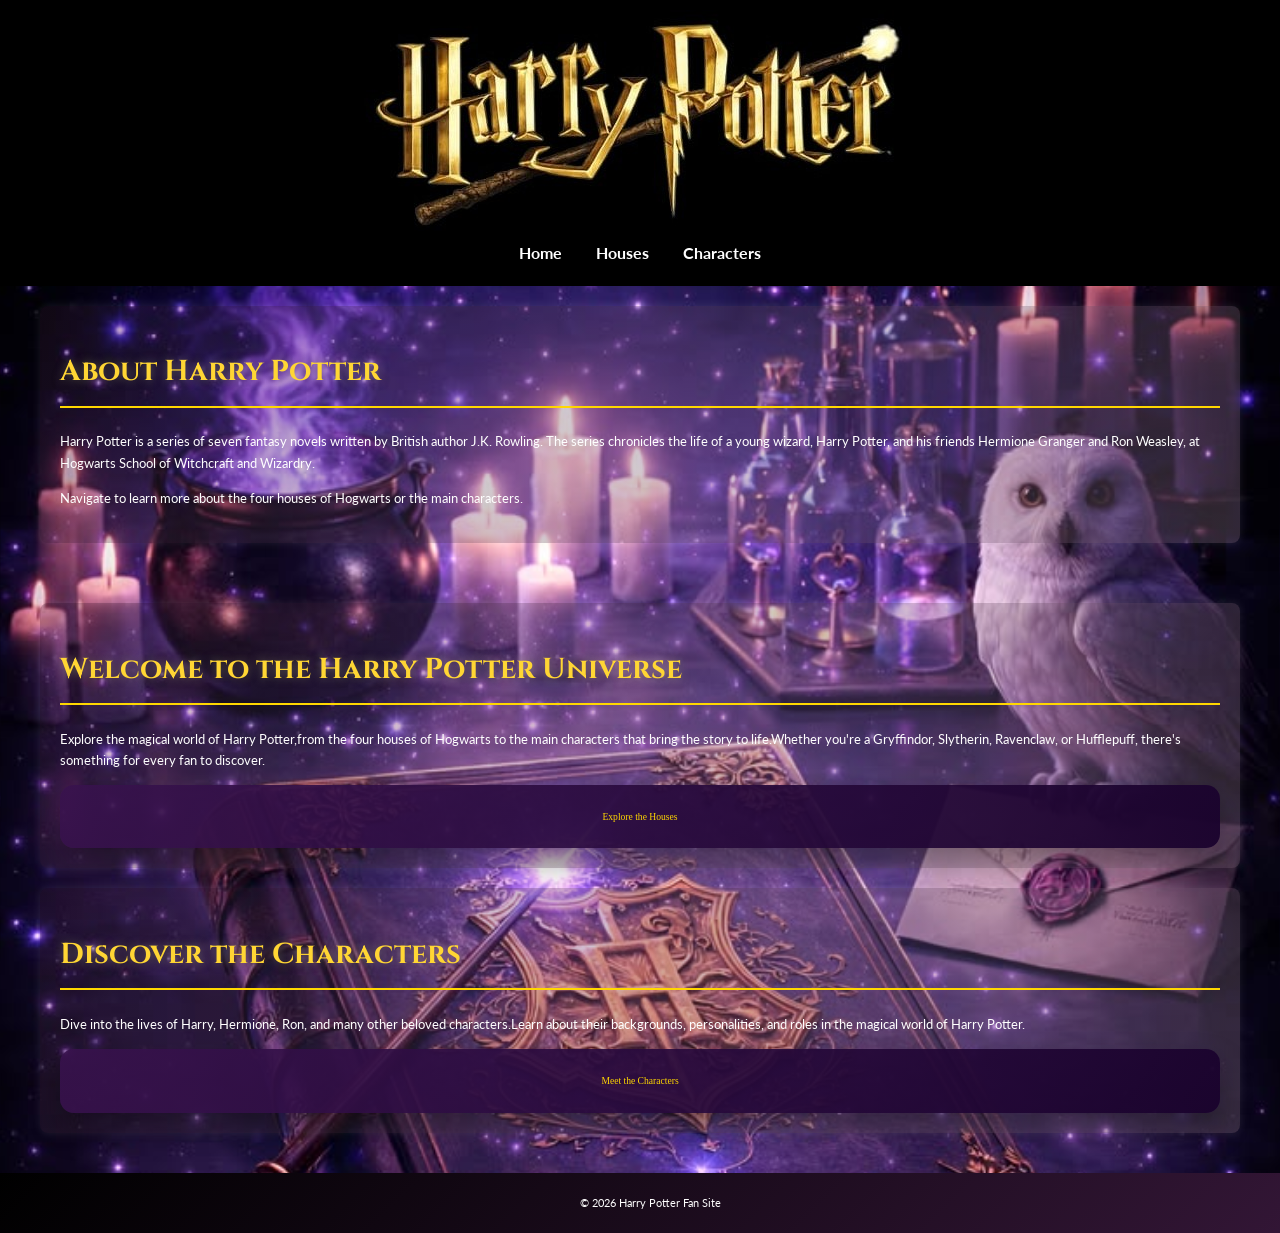
<file: index.html>
<!DOCTYPE html>
<html lang="en">
<head>
    <meta charset="UTF-8">
    <meta name="viewport" content="width=device-width, initial-scale=1.0">
    <title>Harry Potter Universe</title>
    <link rel="stylesheet" href="style.css">
</head>
<body class="one">
    <header>
        <h1 class="hp">            <img src="hp.jpeg" alt="Harry Potter Logo" class="logo"></h1>
        <nav>
            <ul>
                <li><a href="index.html">Home</a></li>
                <li><a href="houses.html">Houses</a></li>
                <li><a href="characters.html">Characters</a></li>
            </ul>
        </nav>
    </header>
    <main>
        <section class="intro">
            <h2>About Harry Potter</h2>
            <p>Harry Potter is a series of seven fantasy novels written by British author J.K. Rowling. The series chronicles the life of a young wizard, Harry Potter, and his friends Hermione Granger and Ron Weasley, at Hogwarts School of Witchcraft and Wizardry.</p>
            <p>Navigate to learn more about the four houses of Hogwarts or the main characters.</p>
        </section>
    </main>
    <main>
        <section class="houses">
            <a href="houses.html" class="card-link">
                    <h2> Welcome to the Harry Potter Universe</h2>
                    <p>Explore the magical world of Harry Potter,from the four houses of Hogwarts to the main characters that bring the story to life.Whether you're a Gryffindor, Slytherin, Ravenclaw, or Hufflepuff, there's something for every fan to discover.</p>
                <div class="card house-card">Explore the Houses</div>
            </a>
        </section>
        <section class="characters">
            <a href="characters.html" class="card-link">
            
                    <h2>Discover the Characters</h2>
                    <p>Dive into the lives of Harry, Hermione, Ron, and many other beloved characters.Learn about their backgrounds, personalities, and roles in the magical world of Harry Potter.</p>
                <div class="card character-card">Meet the Characters</div>
            </a>
        </section>
    </main>

    <footer>
        <p>&copy; 2026 Harry Potter Fan Site</p>
    </footer>
</body>
</html>
</file>
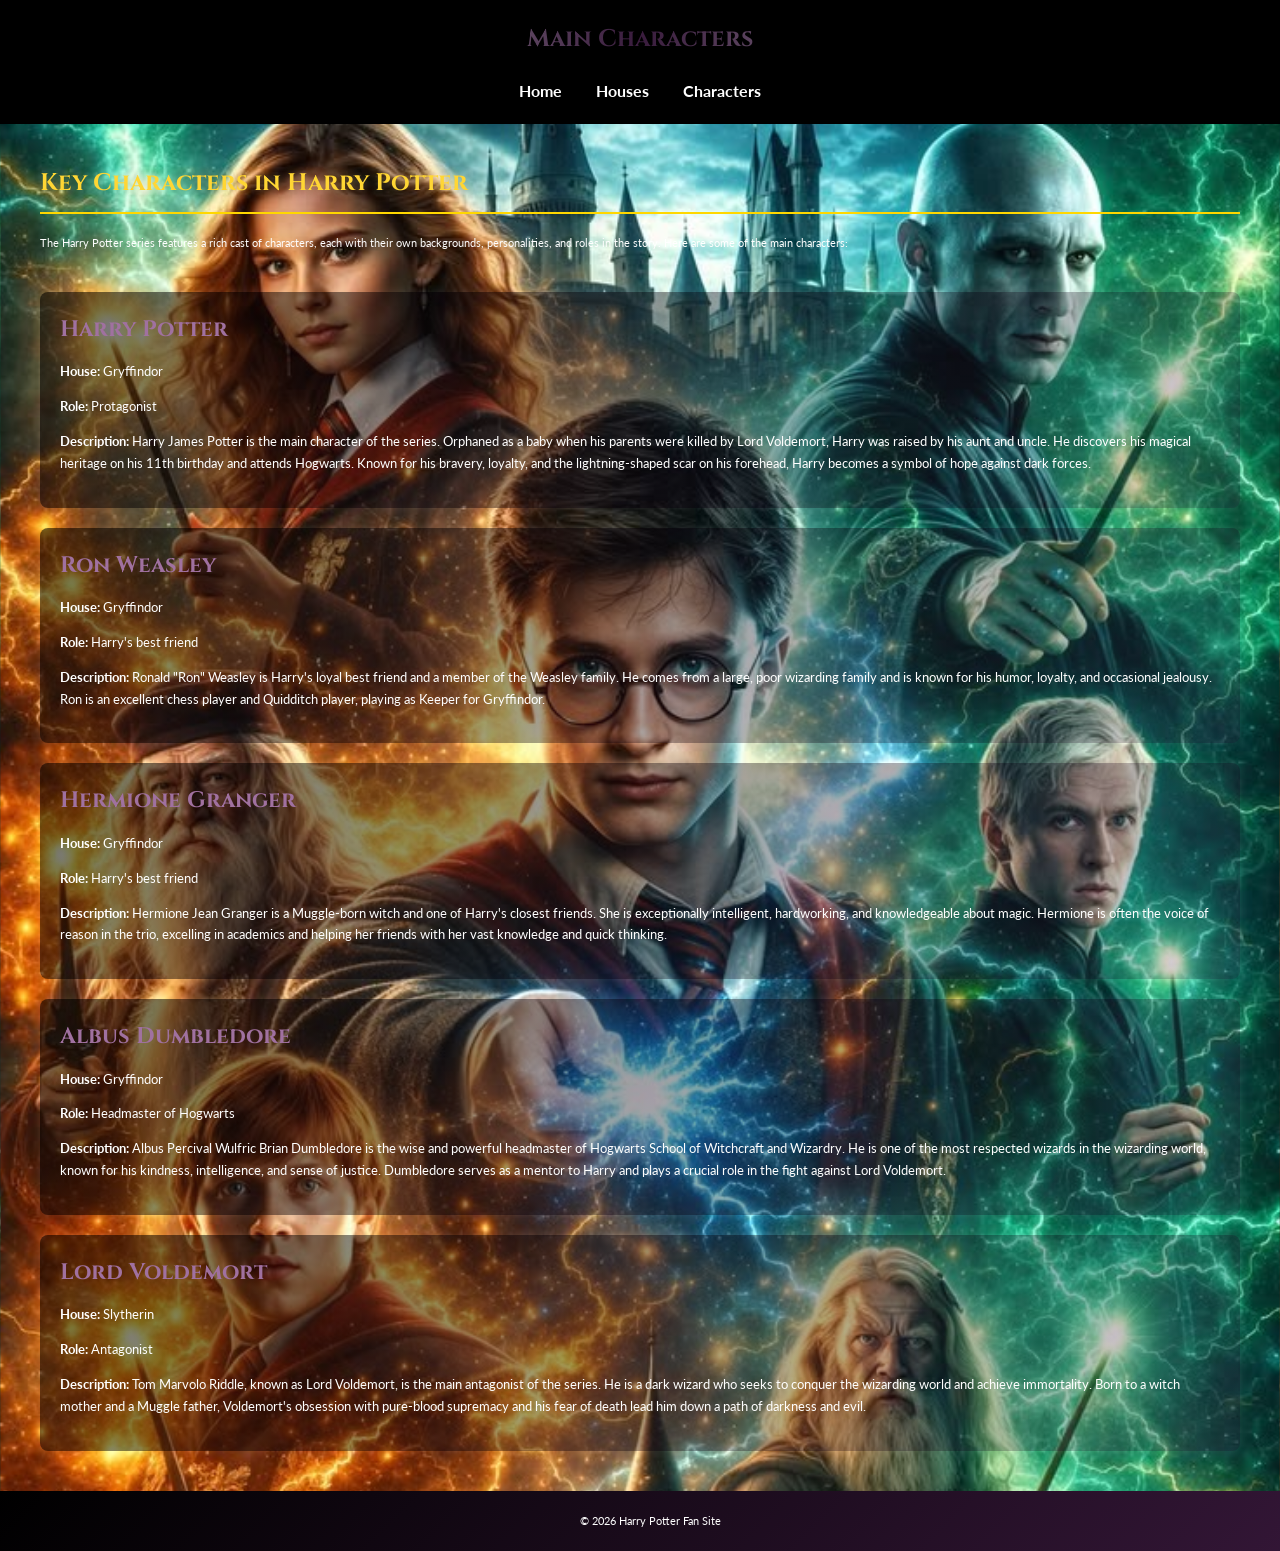
<file: characters.html>
<!DOCTYPE html>
<html lang="en">
<head>
    <meta charset="UTF-8">
    <meta name="viewport" content="width=device-width, initial-scale=1.0">
    <title>Main Characters - Harry Potter</title>
    <link rel="stylesheet" href="style.css">
</head>
<body class="two">
    <header>
        <h1>Main Characters</h1>
        <nav>
            <ul>
                <li><a href="index.html">Home</a></li>
                <li><a href="houses.html">Houses</a></li>
                <li><a href="characters.html">Characters</a></li>
            </ul>
        </nav>
    </header>
    <main>
        <section>
            <h2>Key Characters in Harry Potter</h2>
            <p>The Harry Potter series features a rich cast of characters, each with their own backgrounds, personalities, and roles in the story. Here are some of the main characters:</p>
        </section>
        <div class="character">
            <div>
                <h3 class="chtext">Harry Potter</h3>
                <p><strong>House:</strong> Gryffindor</p>
                <p><strong>Role:</strong> Protagonist</p>
                <p><strong>Description:</strong> Harry James Potter is the main character of the series. Orphaned as a baby when his parents were killed by Lord Voldemort, Harry was raised by his aunt and uncle. He discovers his magical heritage on his 11th birthday and attends Hogwarts. Known for his bravery, loyalty, and the lightning-shaped scar on his forehead, Harry becomes a symbol of hope against dark forces.</p>
            </div>
        </div>
        <div class="character">
            <div>
                <h3 class="chtext">Ron Weasley</h3>
                <p><strong>House:</strong> Gryffindor</p>
                <p><strong>Role:</strong> Harry's best friend</p>
                <p><strong>Description:</strong> Ronald "Ron" Weasley is Harry's loyal best friend and a member of the Weasley family. He comes from a large, poor wizarding family and is known for his humor, loyalty, and occasional jealousy. Ron is an excellent chess player and Quidditch player, playing as Keeper for Gryffindor.</p>
            </div>
        </div>
        <div class="character">
            <div>
                <h3 class="chtext">Hermione Granger</h3>
                <p><strong>House:</strong> Gryffindor</p>
                <p><strong>Role:</strong> Harry's best friend</p>
                <p><strong>Description:</strong> Hermione Jean Granger is a Muggle-born witch and one of Harry's closest friends. She is exceptionally intelligent, hardworking, and knowledgeable about magic. Hermione is often the voice of reason in the trio, excelling in academics and helping her friends with her vast knowledge and quick thinking.</p>
            </div>
        </div>
        <div class="character">
            <div>
                <h3 class="chtext">Albus Dumbledore</h3>
                <p><strong>House:</strong> Gryffindor</p>
                <p><strong>Role:</strong> Headmaster of Hogwarts</p>
                <p><strong>Description:</strong> Albus Percival Wulfric Brian Dumbledore is the wise and powerful headmaster of Hogwarts School of Witchcraft and Wizardry. He is one of the most respected wizards in the wizarding world, known for his kindness, intelligence, and sense of justice. Dumbledore serves as a mentor to Harry and plays a crucial role in the fight against Lord Voldemort.</p>
            </div>
        </div>
        <div class="character">
            <div>
                <h3 class="chtext">Lord Voldemort</h3>
                <p><strong>House:</strong> Slytherin</p>
                <p><strong>Role:</strong> Antagonist</p>
                <p><strong>Description:</strong> Tom Marvolo Riddle, known as Lord Voldemort, is the main antagonist of the series. He is a dark wizard who seeks to conquer the wizarding world and achieve immortality. Born to a witch mother and a Muggle father, Voldemort's obsession with pure-blood supremacy and his fear of death lead him down a path of darkness and evil.</p>
            </div>
       
    </main>
    <footer>
        <p>&copy; 2026 Harry Potter Fan Site</p>
    </footer>
</body>
</html>
</file>
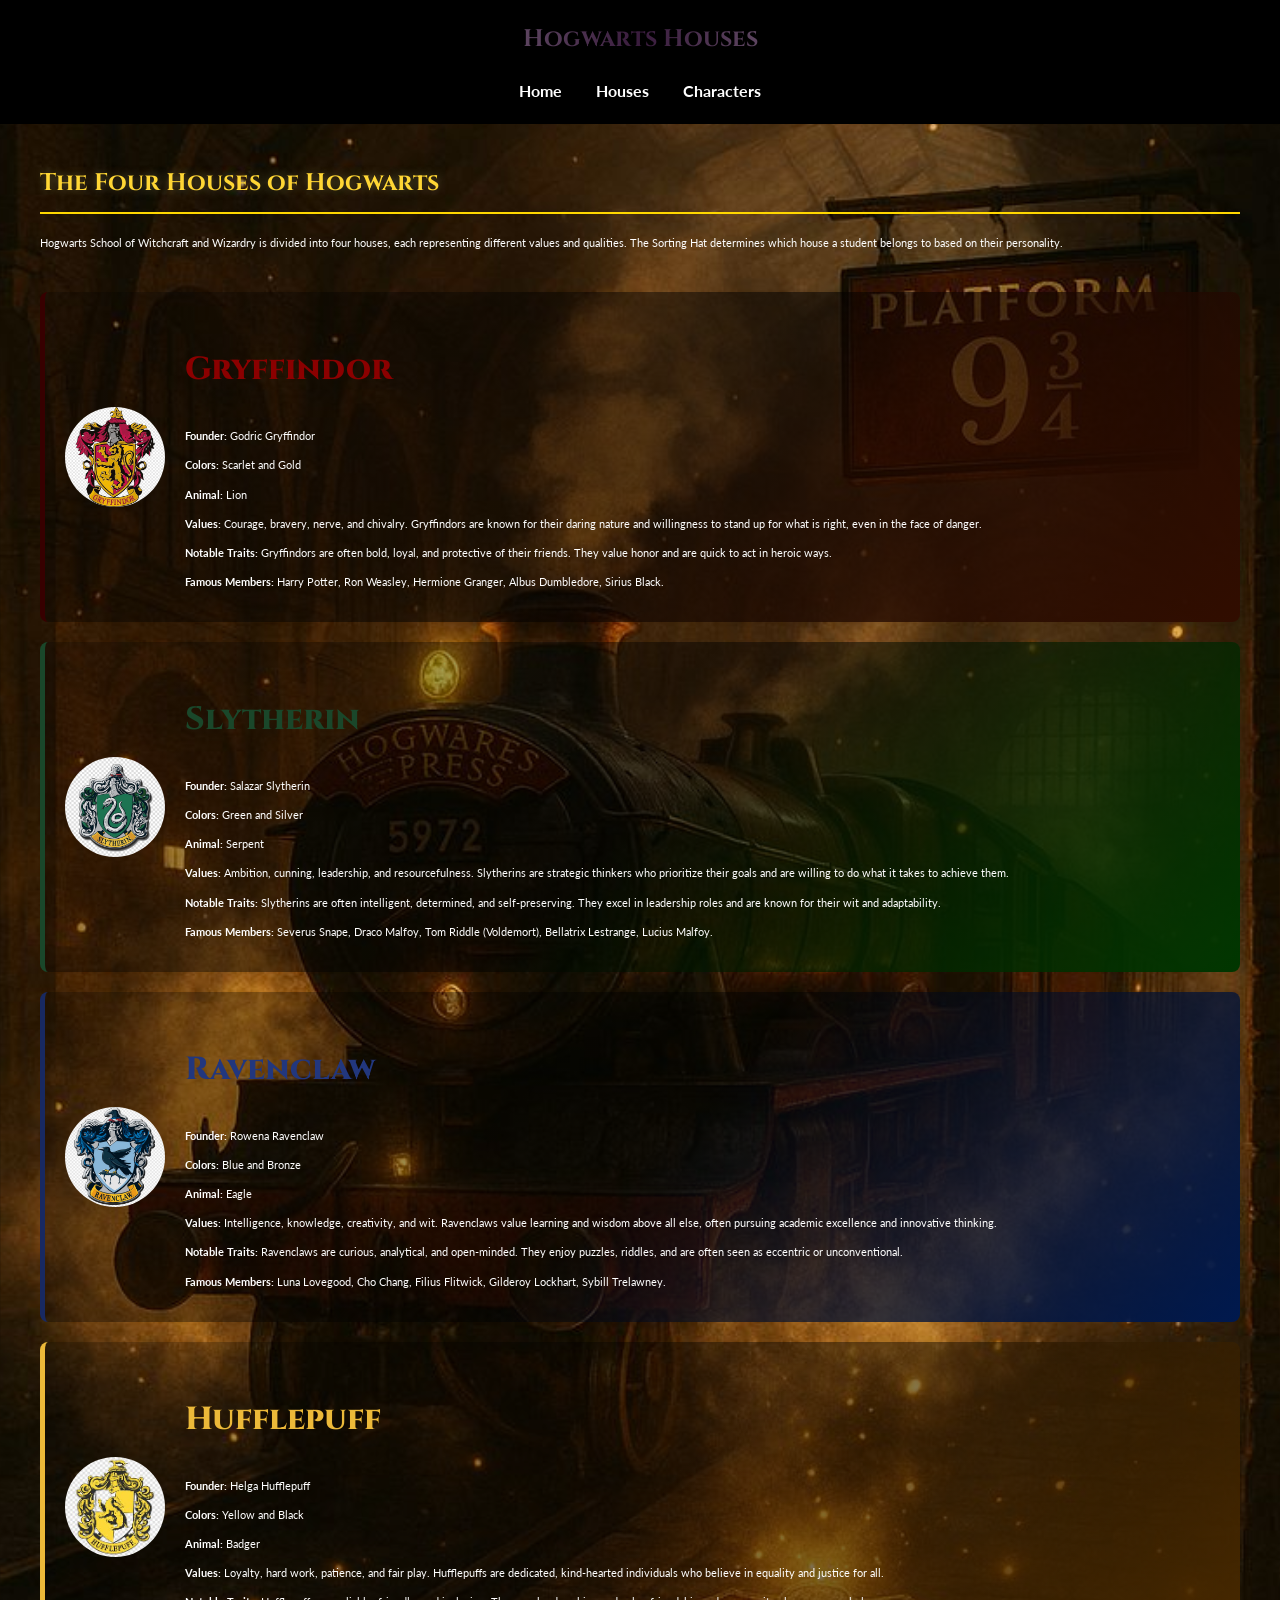
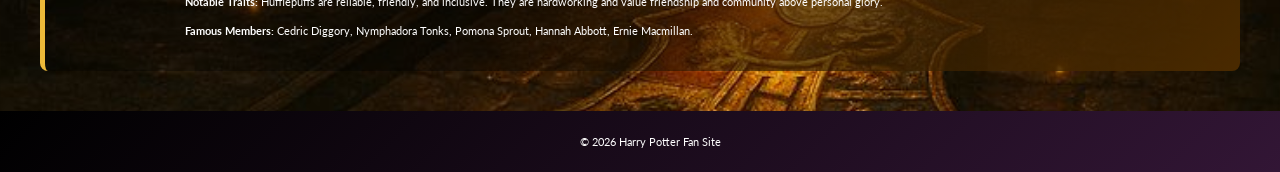
<file: houses.html>
<!DOCTYPE html>
<html lang="en">
<head>
    <meta charset="UTF-8">
    <meta name="viewport" content="width=device-width, initial-scale=1.0">
    <title>Hogwarts Houses - Harry Potter</title>
    <link rel="stylesheet" href="style.css">
</head>
<body class="three">
    <header>
        <h1>Hogwarts Houses</h1>
        <nav>
            <ul>
                <li><a href="index.html">Home</a></li>
                <li><a href="houses.html">Houses</a></li>
                <li><a href="characters.html">Characters</a></li>
            </ul>
        </nav>
    </header>
    <main>
        <section>
            <h2>The Four Houses of Hogwarts</h2>
            <p>Hogwarts School of Witchcraft and Wizardry is divided into four houses, each representing different values and qualities. The Sorting Hat determines which house a student belongs to based on their personality.</p>
        </section>
        <div class="house gryffindor">
            <img src="Gryffindor.jpg" alt="Gryffindor Lion">
            <div>
                <h3 class="gry">Gryffindor</h3>
                <p><strong>Founder:</strong> Godric Gryffindor</p>
                <p><strong>Colors:</strong> Scarlet and Gold</p>
                <p><strong>Animal:</strong> Lion</p>
                <p><strong>Values:</strong> Courage, bravery, nerve, and chivalry. Gryffindors are known for their daring nature and willingness to stand up for what is right, even in the face of danger.</p>
                <p><strong>Notable Traits:</strong> Gryffindors are often bold, loyal, and protective of their friends. They value honor and are quick to act in heroic ways.</p>
                <p><strong>Famous Members:</strong> Harry Potter, Ron Weasley, Hermione Granger, Albus Dumbledore, Sirius Black.</p>
            </div>
        </div>
        <div class="house slytherin">
            <img src="slytherin.jpg" alt="Slytherin Serpent">
            <div>
                <h3 class="sly">Slytherin</h3>
                <p><strong>Founder:</strong> Salazar Slytherin</p>
                <p><strong>Colors:</strong> Green and Silver</p>
                <p><strong>Animal:</strong> Serpent</p>
                <p><strong>Values:</strong> Ambition, cunning, leadership, and resourcefulness. Slytherins are strategic thinkers who prioritize their goals and are willing to do what it takes to achieve them.</p>
                <p><strong>Notable Traits:</strong> Slytherins are often intelligent, determined, and self-preserving. They excel in leadership roles and are known for their wit and adaptability.</p>
                <p><strong>Famous Members:</strong> Severus Snape, Draco Malfoy, Tom Riddle (Voldemort), Bellatrix Lestrange, Lucius Malfoy.</p>
            </div>
        </div>
        <div class="house ravenclaw">
            <img src="ravenclaw.jpg" alt="Ravenclaw Eagle">
            <div>
                <h3 class="rav">Ravenclaw</h3>
                <p><strong>Founder:</strong> Rowena Ravenclaw</p>
                <p><strong>Colors:</strong> Blue and Bronze</p>
                <p><strong>Animal:</strong> Eagle</p>
                <p><strong>Values:</strong> Intelligence, knowledge, creativity, and wit. Ravenclaws value learning and wisdom above all else, often pursuing academic excellence and innovative thinking.</p>
                <p><strong>Notable Traits:</strong> Ravenclaws are curious, analytical, and open-minded. They enjoy puzzles, riddles, and are often seen as eccentric or unconventional.</p>
                <p><strong>Famous Members:</strong> Luna Lovegood, Cho Chang, Filius Flitwick, Gilderoy Lockhart, Sybill Trelawney.</p>
            </div>
        </div>
        <div class="house hufflepuff">
            <img src="hufflepuff.jpg" alt="Hufflepuff Badger">
            <div>
                <h3 class="huf">Hufflepuff</h3>
                <p><strong>Founder:</strong> Helga Hufflepuff</p>
                <p><strong>Colors:</strong> Yellow and Black</p>
                <p><strong>Animal:</strong> Badger</p>
                <p><strong>Values:</strong> Loyalty, hard work, patience, and fair play. Hufflepuffs are dedicated, kind-hearted individuals who believe in equality and justice for all.</p>
                <p><strong>Notable Traits:</strong> Hufflepuffs are reliable, friendly, and inclusive. They are hardworking and value friendship and community above personal glory.</p>
                <p><strong>Famous Members:</strong> Cedric Diggory, Nymphadora Tonks, Pomona Sprout, Hannah Abbott, Ernie Macmillan.</p>
            </div>
        </div>
    </main>
    <footer>
        <p>&copy; 2026 Harry Potter Fan Site</p>
    </footer>
</body>
</html>
</file>
<file: style.css>
@import url('https://fonts.googleapis.com/css2?family=Cinzel:wght@400;700&family=Lato:wght@300;400;700&display=swap');

@keyframes backgroundShift {
    0% { background: linear-gradient(135deg, #121212 0%, #18051e 50%, #0d0d0d 100%); }
    100% { background: linear-gradient(135deg, #0d0d0d 0%, #1a0a2e 50%, #121212 100%); }
}

@keyframes fadeIn {
    from { opacity: 0; transform: translateY(20px); }
    to { opacity: 1; transform: translateY(0); }
}

body {
    background: linear-gradient(135deg, #121212 0%, #18051e 50%, #0d0d0d 100%);
    color: #ffffff;
    font-family: 'Lato', sans-serif;
    margin: 0;
    padding: 0;
    line-height: 1.6;

}
.one{
    background-image: url(hpbg2.jpg);
    
}
.two{
    background-image: url(hpbg.jpg);
    
}
.three{
    background-image: url(trainhp.jpg);
    
}
header {
 /*   background: linear-gradient(135deg, #1e1e1e 0%, #423c46 50%, #1a1a1a 100%);  */
    padding: 20px;
    text-align: center;
    background-color: #000000;
}
p{
    font-size: 0.7em;
}
header h1 {
    margin: 0;
    background: -webkit-linear-gradient(180deg, rgba(255, 255, 255, 0.95), rgba(60, 29, 64, 0.95), rgba(255, 255, 255, 0.95));
    -webkit-background-clip: text;
    -webkit-text-fill-color: transparent;
    font-family: 'Cinzel', serif;
    font-weight: 700;
}

.hp{
    display: flex;
    justify-content: center;
    align-items: center;
    width: 100%;
    max-height: 200px;

}
nav ul {
    list-style: none;
    padding: 0;
    margin: 20px 0 0 0;
}

nav ul li {
    display: inline;
    margin: 0 15px;
}

nav a {
    color: #ffffff;
    text-decoration: none;
    font-weight: bold;
    font-family: 'Lato', sans-serif;
    transition: all 0.3s ease;
}

nav a:hover {
    color: #8a5b8e;
    text-shadow: 0 0 10px #392639, 0 0 20px #392639;
    transform: scale(1.1);
    transition: all 0.3s ease;
}

main {
    padding: 20px;
    margin: 0 auto;
}

section {
    margin-bottom: 40px;
}

h2 {
    color: #ffd634;
    border-bottom: 2px solid #ffd700;
    padding-bottom: 10px;
    font-family: 'Cinzel', serif;
    font-weight: 700;
    text-size-adjust: 100%;
    text-shadow: 0 0 10px rgba(160, 164, 111, 0.5);
    animation: fadeIn 1s ease-in;
}
.houses, .intro ,.characters {
    background: linear-gradient(135deg, #3a1d3541 0%, #876f8358 100%);
    padding: 20px;
    margin-bottom: 20px;
    border-radius: 8px;
    box-shadow: 0 0 10px rgba(255, 255, 255, 0.1);
    font-size: larger;

}
.cards {
    display: grid;
    grid-template-columns: repeat(auto-fit, minmax(280px, 1fr));
    gap: 20px;
    margin-bottom: 20px;
}
.card-link {
    text-decoration: none;
    color: inherit;
}
.card {
    background: linear-gradient(135deg, rgba(56, 18, 77, 0.9) 0%, rgba(25, 2, 44, 0.95) 100%);
    padding: 24px;
    border-radius: 14px;
    box-shadow: 0 16px 30px rgba(0, 0, 0, 0.35);
    transition: transform 0.3s ease, box-shadow 0.3s ease;
    text-align: center;
    color: #ffd700;
    font-family: 'Fantasy';
}
.card:hover {
    transform: translateY(-6px) scale(1.05);
    box-shadow: 0 22px 40px rgba(0, 0, 0, 0.45), 0 0 20px rgba(255, 215, 0, 0.3);
}
.card h2 {
    margin-top: 0;
    margin-bottom: 12px;
}
.card p {
    margin: 0;
    color: #f0e6ff;
}
.house {
    background: linear-gradient(135deg, #000000 0%, #000000 100%);
    padding: 20px;
    margin-bottom: 20px;
    border-radius: 8px;
    box-shadow: 0 0 0px rgba(255, 255, 255, 0.1);
    display: flex;
    align-items: center;
    transition: transform 0.3s ease, box-shadow 0.3s ease;
}

.house:hover {
    transform: translateY(-10px);
    box-shadow: 0 10px 20px rgba(255, 255, 255, 0.2);
}

.character {
    background: linear-gradient(135deg, #0000008d 0%, #401d4633 100%);
    padding: 20px;
    margin-bottom: 20px;
    border-radius: 8px;
    box-shadow: 0 0 10px rgba(255, 255, 255, 0.1);
    display: flex;
    align-items: center;
    font-size: larger;
    transition: transform 0.3s ease, box-shadow 0.3s ease;
}

.character:hover {
    transform: translateY(-10px);
    box-shadow: 0 10px 20px rgba(255, 215, 0, 0.3);
}
 .chtext {
    margin: 0 0 10px 0;
    color: #a071a0;
    font-family: 'Cinzel', serif;
    font-weight: 700;
 }
.house img, .character img {
    width: 100px;
    height: 100px;
    margin-right: 20px;
    border-radius: 50%;
}

footer {
    background: linear-gradient(135deg, #000000 0%, #331636 100%);
    text-align: center;
    padding: 10px;
    width: 100%;
    bottom: 0;
}
.gry,.sly, .rav, .huf {
    font-family: 'Cinzel', serif;
    font-weight: 800;
    font-size: 2em;
}
.gry{
    color: #8b0000;
}
.sly{
    color: #1a472a;
}
.rav{
    color: #22377e;
}
.huf{
    color: #ecb939;
}
/* House specific gradients */
.gryffindor {
    border-left: 5px solid #370000;
    background: linear-gradient(135deg, #00000039 0%, #00000088 50%, #310d00 100%);
}

.slytherin {
    border-left: 5px solid #1a472a;
    background: linear-gradient(135deg, #00000038 0%, #0000007d 50%, #003600 100%);
}

.ravenclaw {
    border-left: 5px solid #182961;
    background: linear-gradient(135deg, #0000003d 0%, #00000076 50%, #00194e 100%);
}

.hufflepuff {
    border-left: 5px solid #ecb939;
    background: linear-gradient(135deg, #00000031 0%, #0000006c 50%, #4a2a00 100%);
}


@media (max-width: 768px) {
    header {
        padding: 16px;
    }

    nav ul {
        display: flex;
        flex-direction: row;
        align-items: center;
        justify-content: center;

        gap: 10px;
        margin: 16px 0 0 0;
    }
    .hp img{
        width: 40%;
        height: auto;
    }
    nav ul li {
        margin: 0;
        font-size: smaller;
        gap: 200px;
    }
    nav a {
    color: #ffffff;
    text-decoration: none;
    font-weight: bold;
    font-family: 'Lato', sans-serif;
    transition: all 0.3s ease;
    }

    nav a:hover {
    color: #8a5b8e;
    text-shadow: 0 0 10px #392639, 0 0 20px #392639;
    transform: scale(1.1);
    transition: all 0.3s ease;
    }

    .house,
    .character {
        flex-direction: column;
        align-items: stretch;
        text-align: left;
        padding: 18px;
        font-size: 0.7em;
        align-content: center;
        justify-content: center;
    }

    .house img,
    .character img {
        width: 30%;
        height: auto;
        margin-right: 0;
        margin-bottom: 16px;
        max-width: 360px;
        align-self: center;
    }

    .house div,
    .character div {
        width: 80%;
        justify-content: center;
    }

    .card {
        padding: 20px;
    }

    .cards {
        gap: 16px;
    }
p{
    font-size: 0.7em;
}
    main,
    section {
        padding: 0 16px;
    }

    body {
        background-position: center top;
    }
}
h2{
    font-size: small;
}
.one{
    background-image: url(hpbg2.jpg);
    background-repeat: no-repeat;
    background-size: cover;
    background-position: top center;
    height: 100vh;
    background-attachment: fixed;
}
.two{
    background-image: url(hpbg.jpg);
    background-repeat: no-repeat;
    background-size: cover;
    background-position: top center;
    max-height: 100vh;
    background-attachment: fixed;
}
.three{
    background-image: url(trainhp.jpg);
    background-repeat: no-repeat;
    background-size: cover;
    background-position: top center;
    max-height: 100vh;
    background-attachment: fixed;
}
.card{
    font-size: 0.5em;
}

/* ============= DESKTOP VIEW (769px and above) ============= */
@media (min-width: 769px) {
    h2 {
        font-size: 1.5em;
    }
    
    .one,
    .two,
    .three {
        background-attachment: scroll;
        background-repeat: repeat;
    }
    
    main {
        max-width: 1200px;
    }

    header h1 {
        font-size: 1.5em;
    }
}

/* ============= MOBILE VIEW (768px and below) ============= */
@media (max-width: 768px) {
    body {
        background-attachment: relative;
        background-position: center center;
        height: auto;
    }

    h2{
        font-size: larger;
    }
}
</file>
